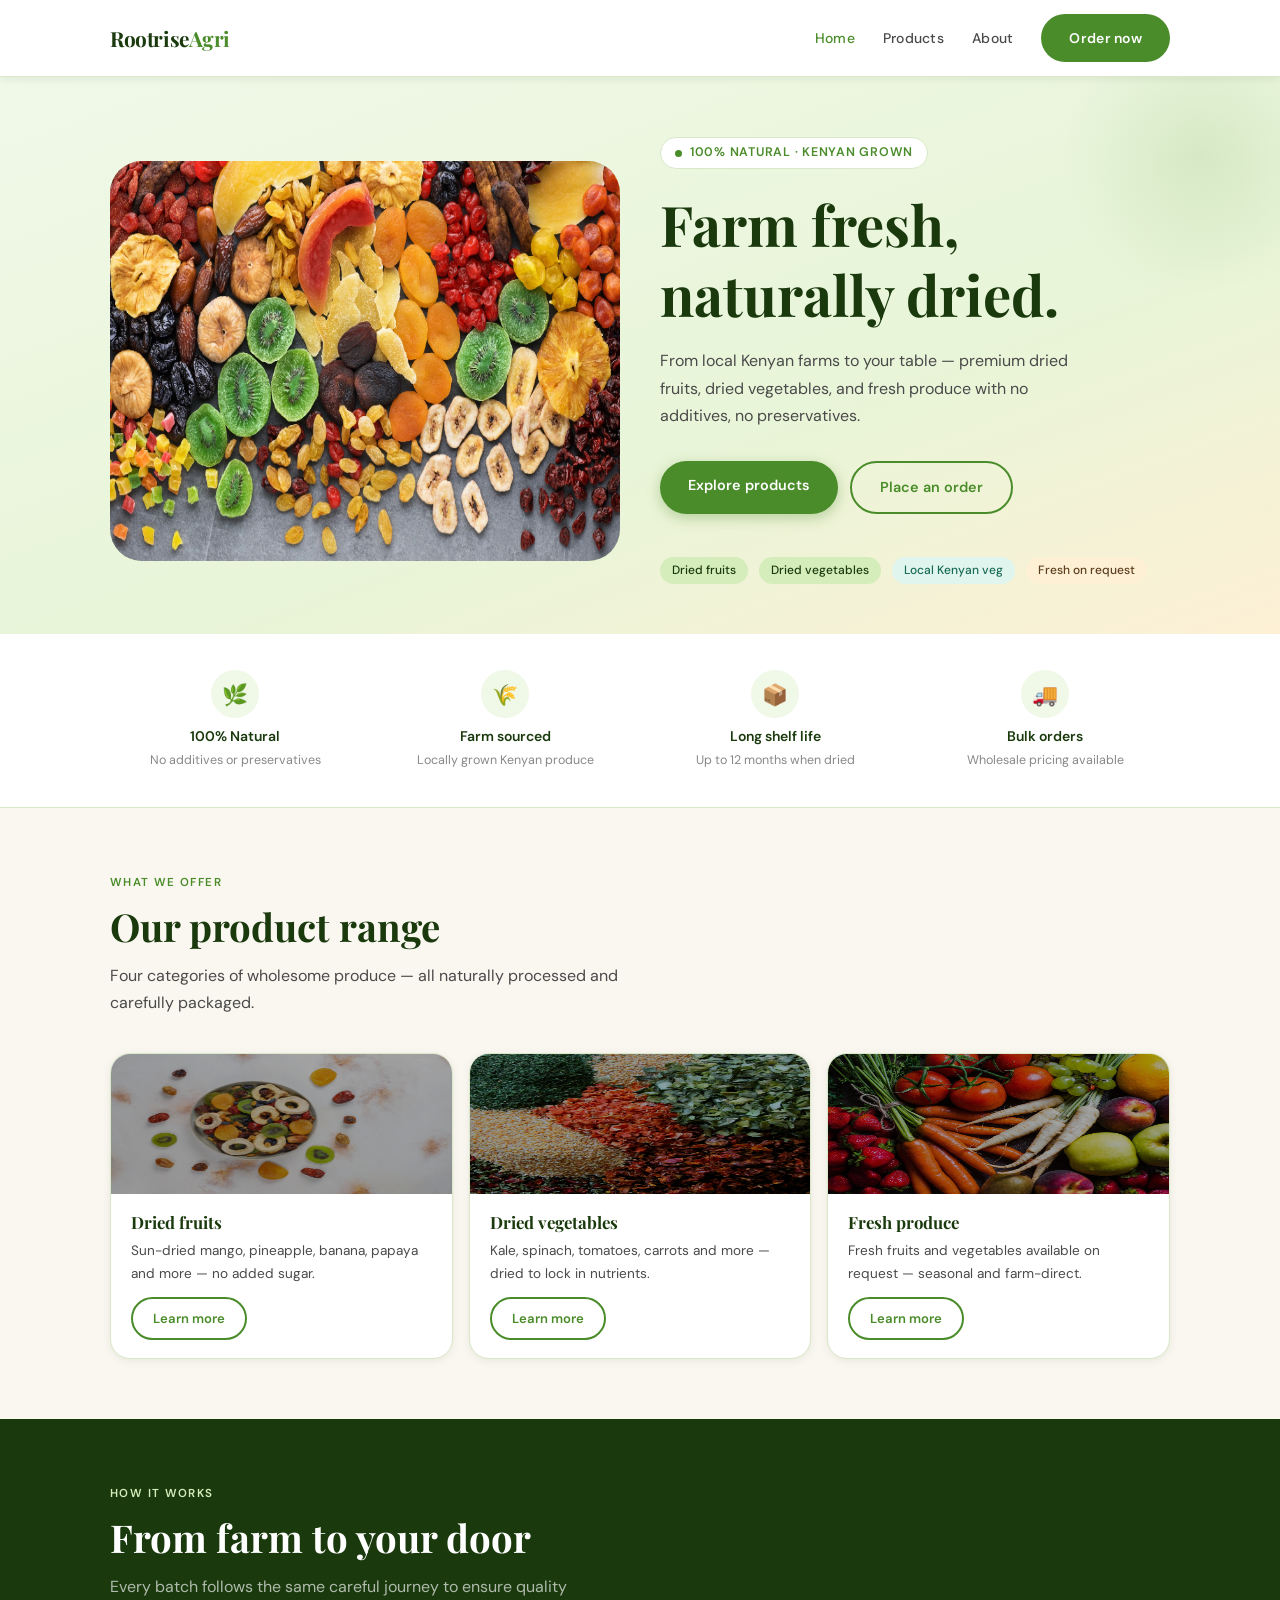
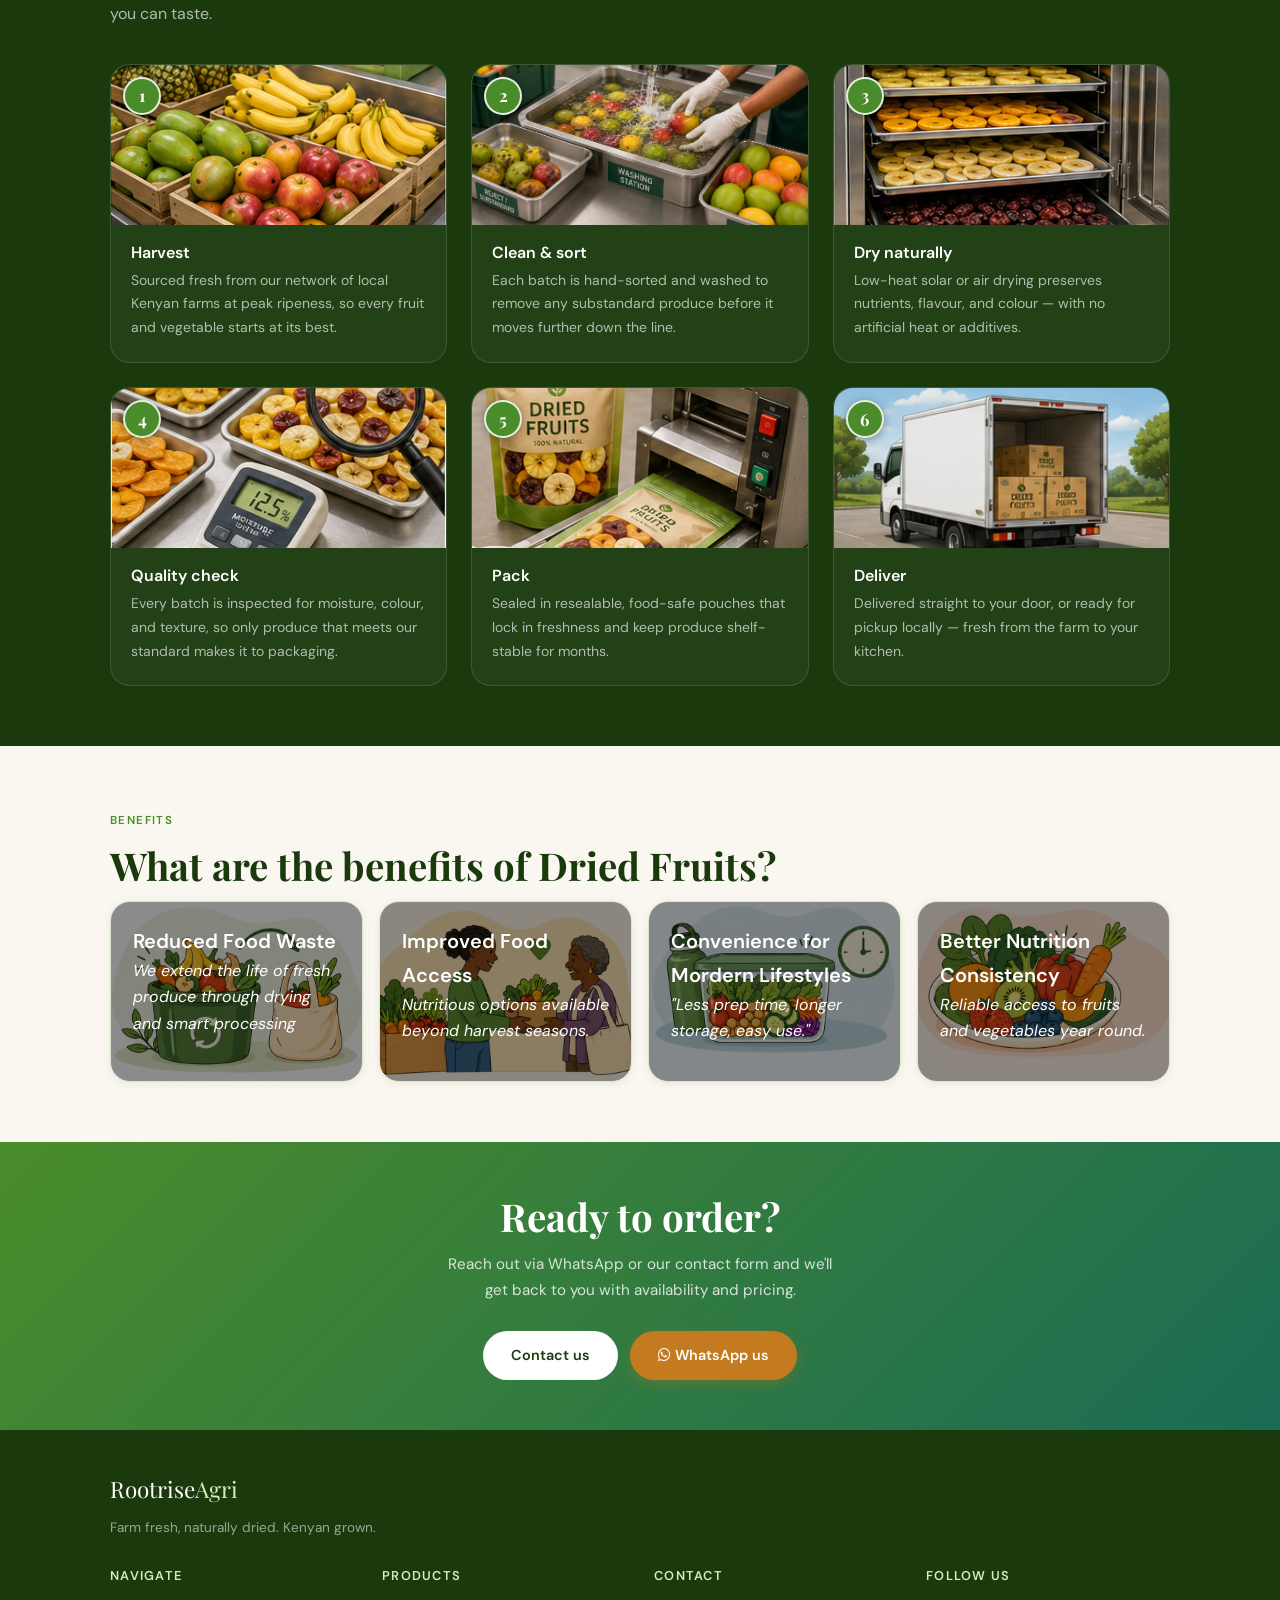
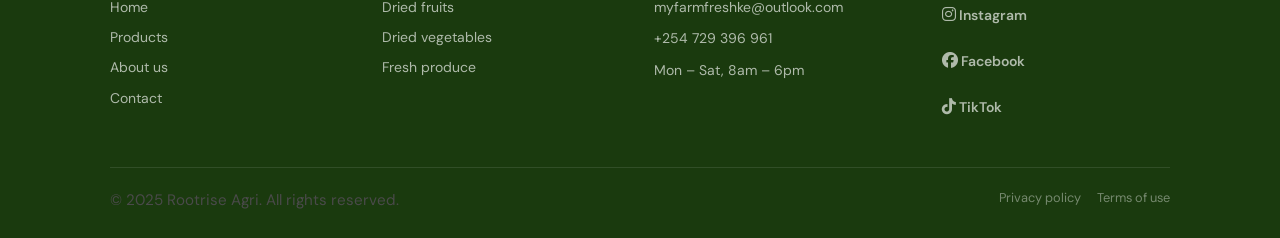
<file: index.html>
<!DOCTYPE html>
<html lang="en">
<head>
  <meta charset="UTF-8" />
  <meta name="viewport" content="width=device-width, initial-scale=1.0" />
  <meta name="description" content="MyFarmFresh — naturally dried fruits, vegetables, and farm-fresh produce sourced from Kenyan farms." />
  <title>Rootrise Agri — Farm Fresh, Naturally Dried</title>
  <link rel="stylesheet" href="style.css" />
<link
  rel="stylesheet"
  href="https://cdnjs.cloudflare.com/ajax/libs/font-awesome/6.5.0/css/all.min.css"
/>
  <style>
    /* ── Page-specific styles ── */

    /* Hero */
    .hero {
      background: linear-gradient(160deg, var(--green-pale) 0%, #e8f5d8 60%, var(--amber-light) 100%);
      padding: 60px 0 50px;
      overflow: hidden;
      position: relative;
    }

    .hero::before {
      content: '';
      position: absolute;
      top: -60px; right: -60px;
      width: 280px; height: 280px;
      background: radial-gradient(circle, rgba(74,140,42,0.12) 0%, transparent 70%);
      border-radius: 50%;
    }

    .hero-content { position: relative; z-index: 1; }

    .hero-eyebrow {
      display: inline-flex;
      align-items: center;
      gap: 8px;
      background: var(--white);
      border: 1px solid var(--border);
      border-radius: 20px;
      padding: 5px 14px;
      font-size: 0.78rem;
      font-weight: 600;
      letter-spacing: 0.06em;
      color: var(--green-soft);
      text-transform: uppercase;
      margin-bottom: 20px;
    }

    .hero-eyebrow::before {
      content: '';
      width: 7px; height: 7px;
      background: var(--green-soft);
      border-radius: 50%;
    }

    .hero h1 { margin-bottom: 18px; }

    .hero-sub {
      font-size: 1rem;
      color: var(--text-mid);
      max-width: 440px;
      margin-bottom: 32px;
    }

    .hero-actions { display: flex; flex-wrap: wrap; gap: 12px; margin-bottom: 40px; }

    .hero-image {
      width: 100%;
      height: 340px;
      background: linear-gradient(135deg, var(--green-light), #c8e89a);
      border-radius: var(--radius-xl);
      display: flex;
      align-items: center;
      justify-content: center;
      font-size: 0.85rem;
      color: var(--green-soft);
      font-weight: 500;
    }

    /* Value strip */
    .value-strip { background: var(--white); padding: 36px 0; border-bottom: 1px solid var(--border); }

    .value-grid {
      display: grid;
      grid-template-columns: repeat(2, 1fr);
      gap: 20px;
    }

    .value-item { text-align: center; }

    .value-icon {
      width: 48px; height: 48px;
      background: var(--green-pale);
      border-radius: 50%;
      display: flex;
      align-items: center;
      justify-content: center;
      margin: 0 auto 10px;
      font-size: 1.3rem;
    }

    .value-item h4 { font-family: var(--font-body); font-size: 0.875rem; font-weight: 600; color: var(--green-dark); margin-bottom: 4px; }
    .value-item p  { font-size: 0.78rem; color: var(--text-light); }

    /* Categories */
    .categories-grid {
      display: grid;
      grid-template-columns: 1fr;
      gap: 16px;
    }

    .cat-card {
      background: var(--white);
      border: 1px solid var(--border);
      border-radius: var(--radius-lg);
      overflow: hidden;
      box-shadow: var(--shadow-sm);
      transition: box-shadow 0.2s, transform 0.2s;
    }

    .cat-card:hover { box-shadow: var(--shadow-md); transform: translateY(-2px); }

    .cat-img {
      height: 140px;
      width: 100%;
      display: flex;
      object-fit: fill;
      align-items: center;
      justify-content: center;
      font-size: 0.8rem;
      font-weight: 500;
      color: var(--green-soft);
      filter: brightness(0.8)
    }

    .cat-img.fruits   { background: linear-gradient(135deg, var(--amber-light), #ffe5a0); }
    .cat-img.veg      { background: linear-gradient(135deg, var(--green-light), #c8e89a); }
    .cat-img.local    { background: linear-gradient(135deg, var(--teal-light), #b8eddf); }
    .cat-img.fresh    { background: linear-gradient(135deg, #f0fce8, var(--green-light)); }

    .cat-body { padding: 18px 20px; }
    .cat-body h3 { margin-bottom: 6px; font-size: 1.05rem; }
    .cat-body p  { font-size: 0.85rem; margin-bottom: 12px; }

    /* Process */
    .process { background: var(--green-dark); color: var(--white); }
    .process .section-label { color: var(--green-light); }
    .process .section-title { color: var(--white); }
    .process .section-subtitle { color: rgba(255,255,255,0.65); max-width: 460px; }



    .process-steps {
      display: grid;
      grid-template-columns: 1fr;
      gap: 24px;
    }

    .process-step {
      background: rgba(255,255,255,0.04);
      border: 1px solid rgba(255,255,255,0.12);
      border-radius: var(--radius-lg);
      overflow: hidden;
      display: flex;
      flex-direction: column;
      transition: transform 0.2s, box-shadow 0.2s, background 0.2s;
    }

    .process-step:hover {
      transform: translateY(-3px);
      background: rgba(255,255,255,0.07);
    }

    .step-img-wrap {
      position: relative;
      width: 100%;
      height: 160px;
    }

    .step-img-wrap img {
      width: 100%;
      height: 100%;
      object-fit: cover;
      display: block;
    }

    .step-num {
      position: absolute;
      top: 12px;
      left: 12px;
      min-width: 38px; height: 38px;
      background: var(--green-soft);
      border: 2px solid rgba(255,255,255,0.85);
      border-radius: 50%;
      display: flex;
      align-items: center;
      justify-content: center;
      font-family: var(--font-display);
      font-size: 1.05rem;
      font-weight: 700;
      color: var(--white);
      box-shadow: 0 2px 10px rgba(0,0,0,0.35);
      z-index: 2;
    }

    .step-text { padding: 18px 20px 22px; }
    .step-text h4 { color: var(--white); font-family: var(--font-body); font-weight: 600; margin-bottom: 6px; font-size: 1rem; }
    .step-text p  { color: rgba(255,255,255,0.65); font-size: 0.875rem; }

    

   

    /* BENEFITS */
    .benefits { background: var(--cream); }

    .benefits-grid {
      display: grid;
      grid-template-columns: 1fr;
      gap: 16px;
    }

    .benefits-card {
      background-size: cover;
      background-position: center;
      border: 1px solid var(--border);
      border-radius: var(--radius-lg);
      padding: 22px;
      box-shadow: var(--shadow-sm);
    }
    

    .benefits-card-1 { padding: 22px; box-shadow: var(--shadow-sm); border: 1px solid var(--border); border-radius: var(--radius-lg); background: linear-gradient(rgba(0,0,0,0.45), rgba(0,0,0,0.45)), url('images/Foodwaste.webp') center/cover;}
    .benefits-card-2 { padding: 22px; box-shadow: var(--shadow-sm); border: 1px solid var(--border); border-radius: var(--radius-lg); background: linear-gradient(rgba(0,0,0,0.45), rgba(0,0,0,0.45)), url('images/Foodaccess.webp') center/cover;}
    .benefits-card-3 { padding: 22px; box-shadow: var(--shadow-sm); border: 1px solid var(--border); border-radius: var(--radius-lg); background: linear-gradient(rgba(0,0,0,0.45), rgba(0,0,0,0.45)), url('images/Convenient.webp') center/cover;}
    .benefits-card-4 { padding: 22px; box-shadow: var(--shadow-sm); border: 1px solid var(--border); border-radius: var(--radius-lg); background: linear-gradient(rgba(0,0,0,0.45), rgba(0,0,0,0.45)), url('images/Nutrition.webp') center/cover;}

    .benefits-quote { 
      font-size: 1.0rem; 
      color: var(--white); 
      font-style: italic; 
      margin-bottom: 14px; 
      line-height: 1.65; 
      object-fit: fill;
      
    }
    
    .benefits-name  { font-size: 1.25rem; font-weight: 600; color: var(--white); }
    .benefits-role  { font-size: 0.75rem; color: var(--white); }

    
    

    /* CTA Banner */
    .cta-banner {
      background: linear-gradient(135deg, var(--green-soft) 0%, var(--teal) 100%);
      padding: 50px 0;
      text-align: center;
    }

    .cta-banner h2 { color: var(--white); margin-bottom: 12px; }
    .cta-banner p  { color: rgba(255,255,255,0.8); margin-bottom: 28px; max-width: 400px; margin-left: auto; margin-right: auto; }

    /* Responsive */
    @media (min-width: 480px) {
      .value-grid { grid-template-columns: repeat(4, 1fr); }
    }

    @media (min-width: 640px) {
      .categories-grid { grid-template-columns: repeat(2, 1fr); }
      .process-steps   { grid-template-columns: repeat(2, 1fr); }
      .testi-grid      { grid-template-columns: repeat(2, 1fr); }
      .benefits-grid      { grid-template-columns: repeat(2, 1fr); }
    }

    @media (min-width: 900px) {
      .hero-layout {
        display: grid;
        grid-template-columns: 1fr 1fr;
        gap: 40px;
        align-items: center;
      }
      .hero-image { height: 400px; }
      .categories-grid { grid-template-columns: repeat(3, 1fr); }
      .process-steps   { grid-template-columns: repeat(3, 1fr); }
      .testi-grid      { grid-template-columns: repeat(3, 1fr); }
      .benefits-grid      { grid-template-columns: repeat(4, 1fr); }

    }
  </style>
</head>
<body>
  <!-- ═══ PAGE LOADER ═══ -->
  <div id="loader">
  <div class="loader-inner">
    <p class="loader-logo">Rootrise<span>Agri</span></p>
    <div class="loader-bar">
      <div class="loader-progress"></div>
    </div>
  </div>
</div>

  <!-- ═══ NAVIGATION ═══ -->
  <nav>
    <div class="nav-inner">
      <a href="index.html" class="nav-logo">Rootrise<span>Agri</span></a>
      <ul class="nav-links">
        <li><a href="index.html" class="active">Home</a></li>
        <li><a href="products.html">Products</a></li>
        <li><a href="about.html">About</a></li>
        <li><a href="contact.html" class="nav-cta btn">Order now</a></li>
      </ul>
      <button class="nav-hamburger" onclick="toggleMenu()" aria-label="Toggle menu">
        <span></span><span></span><span></span>
      </button>
    </div>
    <nav class="nav-mobile-menu" id="mobileMenu">
      <a href="index.html" class="active">Home</a>
      <a href="products.html">Products</a>
      <a href="about.html">About us</a>
      <a href="contact.html">Order / Contact</a>
    </nav>
  </nav>

  <!-- ═══ HERO ═══ -->
  <section class="hero">
    <div class="container">
      <div class="hero-layout">
        <div class="hero-image fade-up fade-up-delay-2">
          <img class="hero-image" src="images/assorteddriedproduce.webp" alt="Assorted dried fruits and vegetables">
        </div>
        <div class="hero-content fade-up">
          <div class="hero-eyebrow">100% Natural · Kenyan Grown</div>
          <h1>Farm fresh,<br>naturally dried.</h1>
          <p class="hero-sub">From local Kenyan farms to your table — premium dried fruits, dried vegetables, and fresh produce with no additives, no preservatives.</p>
          <div class="hero-actions">
            <a href="products.html" class="btn btn-primary">Explore products</a>
            <a href="contact.html" class="btn btn-outline">Place an order</a>
          </div>
          <div style="display:flex; flex-wrap:wrap; gap:8px;">
            <span class="tag tag-green">Dried fruits</span>
            <span class="tag tag-green">Dried vegetables</span>
            <span class="tag tag-teal">Local Kenyan veg</span>
            <span class="tag tag-amber">Fresh on request</span>
          </div>
        </div>
        
      </div>
    </div>
  </section>

  <!-- ═══ VALUE STRIP ═══ -->
  <div class="value-strip">
    <div class="container">
      <div class="value-grid">
        <div class="value-item">
          <div class="value-icon">🌿</div>
          <h4>100% Natural</h4>
          <p>No additives or preservatives</p>
        </div>
        <div class="value-item">
          <div class="value-icon">🌾</div>
          <h4>Farm sourced</h4>
          <p>Locally grown Kenyan produce</p>
        </div>
        <div class="value-item">
          <div class="value-icon">📦</div>
          <h4>Long shelf life</h4>
          <p>Up to 12 months when dried</p>
        </div>
        <div class="value-item">
          <div class="value-icon">🚚</div>
          <h4>Bulk orders</h4>
          <p>Wholesale pricing available</p>
        </div>
      </div>
    </div>
  </div>

  <!-- ═══ PRODUCT CATEGORIES ═══ -->
  <section>
    <div class="container">
      <span class="section-label">What we offer</span>
      <h2 class="section-title">Our product range</h2>
      <p class="section-subtitle">Four categories of wholesome produce — all naturally processed and carefully packaged.</p>

      <div class="categories-grid">
        <div class="cat-card">
          <div class="cat-img fruits">
            <img class="cat-img" src="images/driedfruits.webp" alt="Dried fruits">
          </div>
          <div class="cat-body">
            <h3>Dried fruits</h3>
            <p>Sun-dried mango, pineapple, banana, papaya and more — no added sugar.</p>
            <a href="products.html#dried-fruits" class="btn btn-outline" style="padding:9px 20px; font-size:0.82rem;">Learn more</a>
          </div>
        </div>

        <div class="cat-card">
          <div class="cat-img veg">
            <img class="cat-img" src="images/dried-vegetables.webp" alt="Dried vegetables">
          </div>
          <div class="cat-body">
            <h3>Dried vegetables</h3>
            <p>Kale, spinach, tomatoes, carrots and more — dried to lock in nutrients.</p>
            <a href="products.html#dried-veg" class="btn btn-outline" style="padding:9px 20px; font-size:0.82rem;">Learn more</a>
          </div>
        </div>

        <div class="cat-card">
          <div class="cat-img fresh">
            <img class="cat-img" src="images/fresh-amp-colorful-fruits-and-vegetables.webp" alt="Fresh produce">
          </div>
          <div class="cat-body">
            <h3>Fresh produce</h3>
            <p>Fresh fruits and vegetables available on request — seasonal and farm-direct.</p>
            <a href="products.html#fresh" class="btn btn-outline" style="padding:9px 20px; font-size:0.82rem;">Learn more</a>
          </div>
        </div>
      </div>
    </div>
  </section>

  <!-- ═══ OUR PROCESS ═══ -->
  <section class="process">
    <div class="container">
      <span class="section-label">How it works</span>
      <h2 class="section-title">From farm to your door</h2>
      <p class="section-subtitle">Every batch follows the same careful journey to ensure quality you can taste.</p>

      
      <div class="process-steps">
        <div class="process-step">
          <div class="step-img-wrap">
            <div class="step-num">1</div>
            <img src="images/Step1.webp" alt="Harvesting fresh produce on a Kenyan farm">
          </div>
          <div class="step-text">
            <h4>Harvest</h4>
            <p>Sourced fresh from our network of local Kenyan farms at peak ripeness, so every fruit and vegetable starts at its best.</p>
          </div>
        </div>
        <div class="process-step">
          <div class="step-img-wrap">
            <div class="step-num">2</div>
            <img src="images/Step2.webp" alt="Hand-sorting and washing harvested produce">
          </div>
          <div class="step-text">
            <h4>Clean & sort</h4>
            <p>Each batch is hand-sorted and washed to remove any substandard produce before it moves further down the line.</p>
          </div>
        </div>
        <div class="process-step">
          <div class="step-img-wrap">
            <div class="step-num">3</div>
            <img src="images/Step3.webp" alt="Produce drying naturally in the sun">
          </div>
          <div class="step-text">
            <h4>Dry naturally</h4>
            <p>Low-heat solar or air drying preserves nutrients, flavour, and colour — with no artificial heat or additives.</p>
          </div>
        </div>
        <div class="process-step">
          <div class="step-img-wrap">
            <div class="step-num">4</div>
            <img src="images/Step4.webp" alt="Quality checking dried produce">
          </div>
          <div class="step-text">
            <h4>Quality check</h4>
            <p>Every batch is inspected for moisture, colour, and texture, so only produce that meets our standard makes it to packaging.</p>
          </div>
        </div>
        <div class="process-step">
          <div class="step-img-wrap">
            <div class="step-num">5</div>
            <img src="images/Step5.webp" alt="Packing dried produce into resealable pouches">
          </div>
          <div class="step-text">
            <h4>Pack</h4>
            <p>Sealed in resealable, food-safe pouches that lock in freshness and keep produce shelf-stable for months.</p>
          </div>
        </div>
        <div class="process-step">
          <div class="step-img-wrap">
            <div class="step-num">6</div>
            <img src="images/Step6.webp" alt="Delivering packaged produce to a customer">
          </div>
          <div class="step-text">
            <h4>Deliver</h4>
            <p>Delivered straight to your door, or ready for pickup locally — fresh from the farm to your kitchen.</p>
          </div>
        </div>
      </div>
    </div>
  </section>

  <!-- ═══ BENEFITS ═══ -->
<section class="benefits">
    <div class="container">
      <span class="section-label">Benefits</span>
      <h2 class="section-title">What are the benefits of Dried Fruits?</h2>

      <div class="benefits-grid">
        <div class="benefits-card-1">
           <div>
              <p class="benefits-name">Reduced Food Waste</p>
            </div>
          <p class="benefits-quote">We extend the life of fresh produce through drying and smart processing</p>
           
          </div>

        <div class="benefits-card-2">
          <div>
              <p class="benefits-name">Improved Food Access</p>
            </div>
          <p class="benefits-quote">Nutritious options available beyond harvest seasons.</p>
            
          </div>

        <div class="benefits-card-3">
          <div>
              <p class="benefits-name">Convenience for Mordern Lifestyles</p>
            </div>
          <p class="benefits-quote">"Less prep time, longer storage, easy use."</p>
            
          </div>

        <div class="benefits-card-4">
          <div>
              <p class="benefits-name">Better Nutrition Consistency</p>
            </div>
          <p class="benefits-quote">Reliable access to fruits and vegetables year round.</p>
            
          </div>
      </div>
    </div>
  </section> 
   
  <!-- ═══ CTA BANNER ═══ -->
  <section class="cta-banner">
    <div class="container">
      <h2>Ready to order?</h2>
      <p>Reach out via WhatsApp or our contact form and we'll get back to you with availability and pricing.</p>
      <div style="display:flex; flex-wrap:wrap; gap:12px; justify-content:center;">
        <a href="contact.html" class="btn" style="background:var(--white); color:var(--green-dark);">Contact us</a>
        <a href="https://wa.me/254729396961" class="btn btn-amber"  target="_blank" rel="noopener noreferrer"class="social-link">  <i class="fa-brands fa-whatsapp"></i> WhatsApp us</a>
      </div>
    </div>
  </section>

  <!-- ═══ FOOTER ═══ -->
  <footer>
    <div class="footer-inner">
      <p class="footer-logo">Rootrise<span>Agri</span></p>
      <p class="footer-tagline">Farm fresh, naturally dried. Kenyan grown.</p>

      <div class="footer-cols">
        <div class="footer-col">
          <h4>Navigate</h4>
          <a href="index.html">Home</a>
          <a href="products.html">Products</a>
          <a href="about.html">About us</a>
          <a href="contact.html">Contact</a>
        </div>
        <div class="footer-col">
          <h4>Products</h4>
          <a href="products.html#dried-fruits">Dried fruits</a>
          <a href="products.html#dried-veg">Dried vegetables</a>
          <a href="products.html#fresh">Fresh produce</a>
        </div>
        <div class="footer-col">
          <h4>Contact</h4>
          <p>myfarmfreshke@outlook.com</p>
          <p>+254 729 396 961</p>
          <p>Mon – Sat, 8am – 6pm</p>
        </div>
        <div class="footer-col">
          <h4>Follow us</h4>
          <a href="https://www.instagram.com/myfarmfreshke?igsh=YzljYTk1ODg3Zg==" target="_blank" rel="noopener noreferrer" class="social-link"><i class="fa-brands fa-instagram"></i> Instagram</a>
          <a href="https://www.facebook.com/61578366521483/" target="_blank" rel="noopener noreferrer" class="social-link"><i class="fa-brands fa-facebook"></i> Facebook</a>
          <a href="https://vm.tiktok.com/ZS9NCDxeuoEQo-CWYLX/" target="_blank" rel="noopener noreferrer" class="social-link"><i class="fa-brands fa-tiktok"></i> TikTok</a>
        </div>
      </div>

      <div class="footer-bottom">
        <p>© 2025 Rootrise Agri. All rights reserved.</p>
        <div class="footer-bottom-links">
          <a href="#">Privacy policy</a>
          <a href="#">Terms of use</a>
        </div>
      </div>
    </div>
  </footer>

  <script>
    function toggleMenu() {
      document.getElementById('mobileMenu').classList.toggle('open');
    }
  </script>
 <!-- ═══ LOADER JS ═══ --> 
<script>
  window.addEventListener('load', function () {
    var loader = document.getElementById('loader');
    loader.classList.add('hidden');
    setTimeout(function () { loader.remove(); }, 450);
  });
</script>
</body>
</html>
</file>
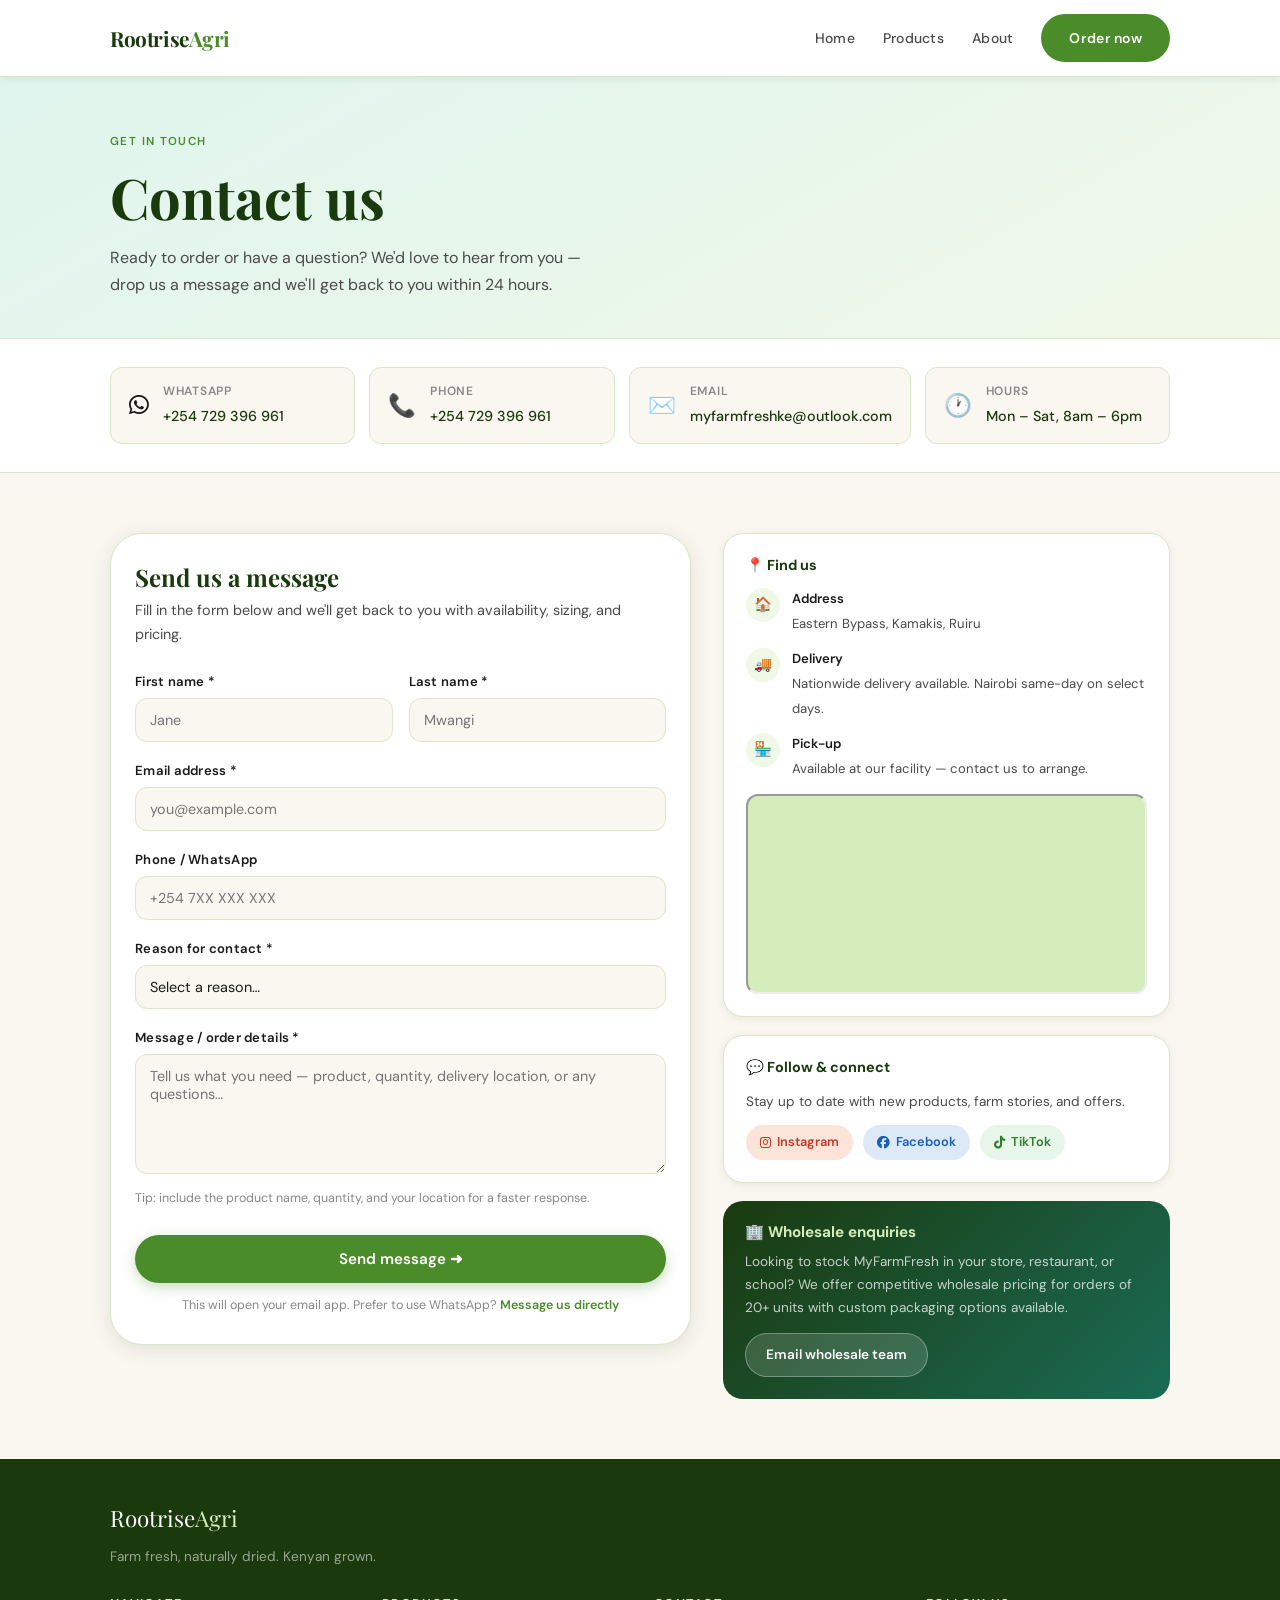
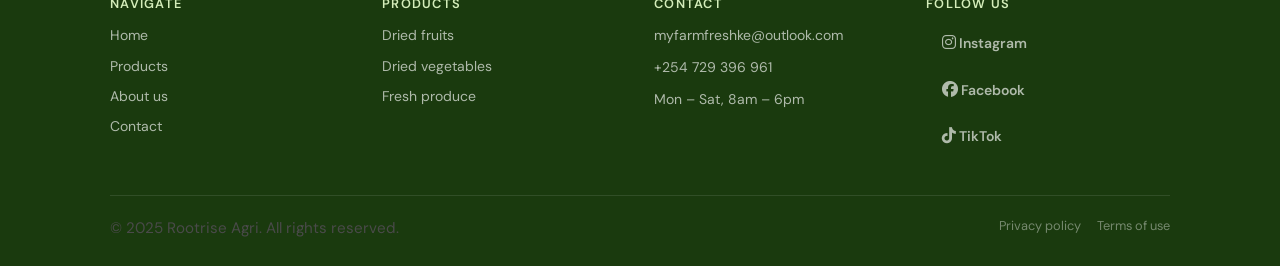
<file: contact.html>
<!DOCTYPE html>
<html lang="en">
<head>
  <meta charset="UTF-8" />
  <meta name="viewport" content="width=device-width, initial-scale=1.0" />
  <meta name="description" content="Contact Rootrise Agri — place an order, ask a question, or enquire about wholesale." />
  <title>Contact Us — Rootrise Agri</title>
  <link rel="stylesheet" href="style.css" />
  <link
  rel="stylesheet"
  href="https://cdnjs.cloudflare.com/ajax/libs/font-awesome/6.5.0/css/all.min.css"
  />
  <style>
    /* ── Page hero ── */
    .page-hero {
      background: linear-gradient(150deg, var(--teal-light) 0%, var(--green-pale) 100%);
      padding: 50px 0 40px;
      border-bottom: 1px solid var(--border);
    }

    .page-hero h1 { margin-bottom: 12px; }
    .page-hero p  { max-width: 500px; font-size: 1rem; }

    /* ── Quick contact strip ── */
    .quick-contacts {
      background: var(--white);
      border-bottom: 1px solid var(--border);
      padding: 28px 0;
    }

    .quick-grid {
      display: grid;
      grid-template-columns: 1fr;
      gap: 14px;
    }

    .quick-item {
      display: flex;
      align-items: center;
      gap: 14px;
      background: var(--cream);
      border: 1px solid var(--border);
      border-radius: var(--radius-md);
      padding: 14px 18px;
      text-decoration: none;
      transition: all 0.2s;
    }

    .quick-item:hover {
      background: var(--green-pale);
      border-color: var(--green-soft);
      transform: translateY(-1px);
      box-shadow: var(--shadow-sm);
    }

    .quick-icon {
      font-size: 1.4rem;
      flex-shrink: 0;
    }

    .quick-label {
      font-size: 0.75rem;
      font-weight: 600;
      letter-spacing: 0.06em;
      text-transform: uppercase;
      color: var(--text-light);
      display: block;
      margin-bottom: 2px;
    }

    .quick-value {
      font-size: 0.9rem;
      font-weight: 500;
      color: var(--green-dark);
    }

    /* ── Main content ── */
    .contact-layout {
      display: grid;
      grid-template-columns: 1fr;
      gap: 32px;
      align-items: start;
    }

    /* ── Contact form ── */
    .form-card {
      background: var(--white);
      border: 1px solid var(--border);
      border-radius: var(--radius-xl);
      padding: 28px 24px;
      box-shadow: var(--shadow-md);
    }

    .form-card h2 { margin-bottom: 6px; font-size: 1.5rem; }
    .form-card > p { margin-bottom: 24px; font-size: 0.9rem; }

    .form-group { margin-bottom: 18px; }

    .form-group label {
      display: block;
      font-size: 0.82rem;
      font-weight: 600;
      color: var(--text-dark);
      margin-bottom: 6px;
      letter-spacing: 0.02em;
    }

    .form-group input,
    .form-group select,
    .form-group textarea {
      width: 100%;
      padding: 12px 14px;
      border: 1.5px solid var(--border);
      border-radius: var(--radius-md);
      font-family: var(--font-body);
      font-size: 0.9rem;
      color: var(--text-dark);
      background: var(--cream);
      transition: border-color 0.2s, box-shadow 0.2s;
      outline: none;
      -webkit-appearance: none;
    }

    .form-group input:focus,
    .form-group select:focus,
    .form-group textarea:focus {
      border-color: var(--green-soft);
      box-shadow: 0 0 0 3px rgba(74,140,42,0.12);
      background: var(--white);
    }

    .form-group textarea { height: 120px; resize: vertical; }

    .form-row {
      display: grid;
      grid-template-columns: 1fr;
      gap: 16px;
    }

    .form-note {
      font-size: 0.78rem;
      color: var(--text-light);
      margin-top: 6px;
    }

    .submit-btn {
      width: 100%;
      padding: 14px;
      background: var(--green-soft);
      color: var(--white);
      border: none;
      border-radius: var(--radius-xl);
      font-family: var(--font-body);
      font-size: 0.95rem;
      font-weight: 600;
      cursor: pointer;
      transition: all 0.2s;
      margin-top: 8px;
      box-shadow: 0 4px 14px rgba(74,140,42,0.3);
    }

    .submit-btn:hover {
      background: var(--green-mid);
      transform: translateY(-1px);
      box-shadow: 0 6px 20px rgba(74,140,42,0.35);
    }

    /* ── Sidebar info ── */
    .contact-sidebar { display: flex; flex-direction: column; gap: 18px; }

    .info-card {
      background: var(--white);
      border: 1px solid var(--border);
      border-radius: var(--radius-lg);
      padding: 22px;
      box-shadow: var(--shadow-sm);
    }

    .info-card h3 {
      font-family: var(--font-body);
      font-size: 0.9rem;
      font-weight: 700;
      color: var(--green-dark);
      margin-bottom: 14px;
      display: flex;
      align-items: center;
      gap: 8px;
    }

    .info-row {
      display: flex;
      gap: 12px;
      align-items: flex-start;
      margin-bottom: 12px;
    }

    .info-row:last-child { margin-bottom: 0; }

    .info-row-icon {
      width: 34px; height: 34px;
      border-radius: 50%;
      display: flex;
      align-items: center;
      justify-content: center;
      font-size: 0.9rem;
      flex-shrink: 0;
      background: var(--green-pale);
    }

    .info-row-text strong {
      display: block;
      font-size: 0.82rem;
      font-weight: 600;
      color: var(--text-dark);
      margin-bottom: 1px;
    }

    .info-row-text span {
      font-size: 0.82rem;
      color: var(--text-mid);
    }

    .social-links {
      display: flex;
      gap: 10px;
      flex-wrap: wrap;
      margin-top: 4px;
    }

    .social-btn {
      display: inline-flex;
      align-items: center;
      gap: 6px;
      padding: 7px 14px;
      border-radius: 20px;
      font-size: 0.8rem;
      font-weight: 600;
      transition: all 0.2s;
    }

    .social-btn.ig { background: #fce4d8; color: #c0392b; }
    .social-btn.fb { background: #dde9f7; color: #1a5eb8; }
    .social-btn.tt { background: #e8f5e9; color: #2e7d32; }

    .social-btn:hover { opacity: 0.85; transform: translateY(-1px); }

    /* Wholesale highlight card */
    .wholesale-card {
      background: linear-gradient(135deg, var(--green-dark) 0%, var(--teal) 100%);
      border-radius: var(--radius-lg);
      padding: 22px;
      color: var(--white);
    }

    .wholesale-card h3 {
      font-family: var(--font-body);
      font-size: 0.95rem;
      font-weight: 700;
      color: var(--green-light);
      margin-bottom: 8px;
    }

    .wholesale-card p { color: rgba(255,255,255,0.75); font-size: 0.85rem; margin-bottom: 14px; }

    /* Map placeholder */
    .map-placeholder {
      width: 100%;
      height: 200px;
      background: var(--green-light);
      border-radius: var(--radius-md);
      display: flex;
      align-items: center;
      justify-content: center;
      font-size: 0.82rem;
      color: var(--green-soft);
      font-weight: 500;
      margin-top: 14px;
    }
    .map-placeholder iframe {
    position: relative;
    width: 100%;
    height: 100%;
    border-radius: var(--radius-md);
  }

    /* Success message */
    .form-success {
      display: none;
      background: var(--green-pale);
      border: 1px solid var(--green-light);
      border-radius: var(--radius-md);
      padding: 14px 18px;
      font-size: 0.875rem;
      color: var(--green-dark);
      margin-top: 14px;
      text-align: center;
    }

    /* Responsive */
    @media (min-width: 480px) {
      .quick-grid   { grid-template-columns: repeat(2, 1fr); }
      .form-row     { grid-template-columns: repeat(2, 1fr); }
    }

    @media (min-width: 900px) {
      .contact-layout { grid-template-columns: 1.3fr 1fr; }
      .quick-grid     { grid-template-columns: repeat(4, 1fr); }
    }
  </style>
</head>
<body>
  <!-- ═══ PAGE LOADER ═══ -->
  <div id="loader">
  <div class="loader-inner">
    <p class="loader-logo">Rootrise<span>Agri</span></p>
    <div class="loader-bar">
      <div class="loader-progress"></div>
    </div>
  </div>
</div>


  <!-- ═══ NAVIGATION ═══ -->
  <nav>
    <div class="nav-inner">
      <a href="index.html" class="nav-logo">Rootrise<span>Agri</span></a>
      <ul class="nav-links">
        <li><a href="index.html">Home</a></li>
        <li><a href="products.html">Products</a></li>
        <li><a href="about.html">About</a></li>
        <li><a href="contact.html" class="nav-cta btn active">Order now</a></li>
      </ul>
      <button class="nav-hamburger" onclick="toggleMenu()" aria-label="Toggle menu">
        <span></span><span></span><span></span>
      </button>
    </div>
    <nav class="nav-mobile-menu" id="mobileMenu">
      <a href="index.html">Home</a>
      <a href="products.html">Products</a>
      <a href="about.html">About us</a>
      <a href="contact.html" class="active">Order / Contact</a>
    </nav>
  </nav>

  <!-- ═══ PAGE HERO ═══ -->
  <div class="page-hero">
    <div class="container">
      <span class="section-label">Get in touch</span>
      <h1>Contact us</h1>
      <p>Ready to order or have a question? We'd love to hear from you — drop us a message and we'll get back to you within 24 hours.</p>
    </div>
  </div>

  <!-- ═══ QUICK CONTACT STRIP ═══ -->
  <div class="quick-contacts">
    <div class="container">
      <div class="quick-grid">
        <a href="https://wa.me/254729396961" class="quick-item"  target="_blank" rel="noopener noreferrer">
          <span class="quick-icon"><i class="fa-brands fa-whatsapp"></i></span>
          <div>
            <span class="quick-label">WhatsApp</span>
            <span class="quick-value">+254 729 396 961</span>
          </div>
        </a>
        <a href="tel:+254710000000" class="quick-item">
          <span class="quick-icon">📞</span>
          <div>
            <span class="quick-label">Phone</span>
            <span class="quick-value">+254 729 396 961</span>
          </div>
        </a>
        <a href="mailto:myfarmfreshke@outlook.com" class="quick-item"  target="_blank" rel="noopener noreferrer">
          <span class="quick-icon">✉️</span>
          <div>
            <span class="quick-label">Email</span>
            <span class="quick-value">myfarmfreshke@outlook.com</span>
          </div>
        </a>
        <div class="quick-item" style="cursor:default;">
          <span class="quick-icon">🕐</span>
          <div>
            <span class="quick-label">Hours</span>
            <span class="quick-value">Mon – Sat, 8am – 6pm</span>
          </div>
        </div>
      </div>
    </div>
  </div>

  <!-- ═══ MAIN CONTACT SECTION ═══ -->
  <section>
    <div class="container">
      <div class="contact-layout">

        <!-- FORM -->
        <div class="form-card fade-up">
          <h2>Send us a message</h2>
          <p>Fill in the form below and we'll get back to you with availability, sizing, and pricing.</p>

          <!-- 
            NOTE: This is a static site — this form uses mailto: action.
            For a real form backend, replace action with a service.
            
          -->
          <form action="mailto:myfarmfreshke@outlook.com" method="post" enctype="text/plain" id="contactForm">

            <div class="form-row">
              <div class="form-group">
                <label for="fname">First name *</label>
                <input type="text" id="fname" name="first_name" placeholder="Jane" required />
              </div>
              <div class="form-group">
                <label for="lname">Last name *</label>
                <input type="text" id="lname" name="last_name" placeholder="Mwangi" required />
              </div>
            </div>

            <div class="form-group">
              <label for="email">Email address *</label>
              <input type="email" id="email" name="email" placeholder="you@example.com" required />
            </div>

            <div class="form-group">
              <label for="phone">Phone / WhatsApp</label>
              <input type="tel" id="phone" name="phone" placeholder="+254 7XX XXX XXX" />
            </div>

            <div class="form-group">
              <label for="reason">Reason for contact *</label>
              <select id="reason" name="reason" required>
                <option value="" disabled selected>Select a reason…</option>
                <option value="order">Place an order</option>
                <option value="wholesale">Wholesale / bulk enquiry</option>
                <option value="fresh">Fresh produce availability</option>
                <option value="question">General question</option>
                <option value="other">Other</option>
              </select>
            </div>

            <div class="form-group">
              <label for="message">Message / order details *</label>
              <textarea id="message" name="message" placeholder="Tell us what you need — product, quantity, delivery location, or any questions…" required></textarea>
              <p class="form-note">Tip: include the product name, quantity, and your location for a faster response.</p>
            </div>

            <button type="submit" class="submit-btn">Send message ➜</button>

            <p class="form-note" style="text-align:center; margin-top:12px;">
              This will open your email app. Prefer to use WhatsApp?
              <a href="https://wa.me/254729396961" style="color:var(--green-soft); font-weight:600;"  target="_blank" rel="noopener noreferrer">Message us directly</a>
            </p>
          </form>
        </div>

        <!-- SIDEBAR -->
        <div class="contact-sidebar">

          <div class="info-card">
            <h3>📍 Find us</h3>
            <div class="info-row">
              <div class="info-row-icon">🏠</div>
              <div class="info-row-text">
                <strong>Address</strong>
                <span>Eastern Bypass, Kamakis, Ruiru</span>
              </div>
            </div>
            <div class="info-row">
              <div class="info-row-icon">🚚</div>
              <div class="info-row-text">
                <strong>Delivery</strong>
                <span>Nationwide delivery available. Nairobi same-day on select days.</span>
              </div>
            </div>
            <div class="info-row">
              <div class="info-row-icon">🏪</div>
              <div class="info-row-text">
                <strong>Pick-up</strong>
                <span>Available at our facility — contact us to arrange.</span>
              </div>
            </div>
            <!-- Replace with an actual Google Maps embed -->
            <div class="map-placeholder">
               <iframe src="https://www.google.com/maps/embed?pb=!1m18!1m12!1m3!1d3988.984488811796!2d36.972246774248646!3d-1.1714069355098473!2m3!1f0!2f0!3f0!3m2!1i1024!2i768!4f13.1!3m3!1m2!1s0x182f41f51e83c39d%3A0x1ca498dc5ba5e16f!2sRootRise%20Agri!5e0!3m2!1sen!2ske!4v1779443678417!5m2!1sen!2ske" allowfullscreen="no" loading="lazy" referrerpolicy="no-referrer-when-downgrade"></iframe>
              </div>
          </div>

          <div class="info-card">
            <h3>💬 Follow &amp; connect</h3>
            <p style="font-size:0.85rem; margin-bottom:12px;">Stay up to date with new products, farm stories, and offers.</p>
            <div class="social-links">
              <a href="https://www.instagram.com/myfarmfreshke?igsh=YzljYTk1ODg3Zg==" class="social-btn ig"  target="_blank" rel="noopener noreferrer"><i class="fa-brands fa-instagram"></i> Instagram</a>
              <a href="https://www.facebook.com/61578366521483/" class="social-btn fb"  target="_blank" rel="noopener noreferrer"><i class="fa-brands fa-facebook"></i> Facebook</a>
              <a href="https://vm.tiktok.com/ZS9NCDxeuoEQo-CWYLX/" class="social-btn tt"  target="_blank" rel="noopener noreferrer"><i class="fa-brands fa-tiktok"></i> TikTok</a>
            </div>
          </div>

          <div class="wholesale-card">
            <h3>🏢 Wholesale enquiries</h3>
            <p>Looking to stock MyFarmFresh in your store, restaurant, or school? We offer competitive wholesale pricing for orders of 20+ units with custom packaging options available.</p>
            <a href="mailto:myfarmfreshke@outlook.com"  target="_blank" rel="noopener noreferrer" class="btn" style="background:rgba(255,255,255,0.15); color:var(--white); border:1px solid rgba(255,255,255,0.3); padding:10px 20px; font-size:0.85rem;">Email wholesale team</a>
          </div>

        </div>

      </div>
    </div>
  </section>

  <!-- ═══ FOOTER ═══ -->
  <footer>
    <div class="footer-inner">
      <p class="footer-logo">Rootrise<span>Agri</span></p>
      <p class="footer-tagline">Farm fresh, naturally dried. Kenyan grown.</p>

      <div class="footer-cols">
        <div class="footer-col">
          <h4>Navigate</h4>
          <a href="index.html">Home</a>
          <a href="products.html">Products</a>
          <a href="about.html">About us</a>
          <a href="contact.html">Contact</a>
        </div>
        <div class="footer-col">
          <h4>Products</h4>
          <a href="products.html#dried-fruits">Dried fruits</a>
          <a href="products.html#dried-veg">Dried vegetables</a>
          <a href="products.html#fresh">Fresh produce</a>
        </div>
        <div class="footer-col">
          <h4>Contact</h4>
          <p>myfarmfreshke@outlook.com</p>
          <p>+254 729 396 961</p>
          <p>Mon – Sat, 8am – 6pm</p>
        </div>
        <div class="footer-col">
          <h4>Follow us</h4>
          <a href="https://www.instagram.com/myfarmfreshke?igsh=YzljYTk1ODg3Zg==" target="_blank" rel="noopener noreferrer" class="social-link"> <i class="fa-brands fa-instagram"></i> Instagram</a>
          <a href="https://www.facebook.com/61578366521483/" target="_blank" rel="noopener noreferrer" class="social-link"> <i class="fa-brands fa-facebook"></i> Facebook</a>
          <a href="https://vm.tiktok.com/ZS9NCDxeuoEQo-CWYLX/" target="_blank" rel="noopener noreferrer" class="social-link"> <i class="fa-brands fa-tiktok"></i> TikTok</a>
        </div>
      </div>

      <div class="footer-bottom">
        <p>© 2025 Rootrise Agri. All rights reserved.</p>
        <div class="footer-bottom-links">
          <a href="#">Privacy policy</a>
          <a href="#">Terms of use</a>
        </div>
      </div>
    </div>
  </footer>

  <script>
    function toggleMenu() {
      document.getElementById('mobileMenu').classList.toggle('open');
    }
  </script>
<!-- ═══ LOADER JS ═══ --> 
<script>
  window.addEventListener('load', function () {
    var loader = document.getElementById('loader');
    loader.classList.add('hidden');
    setTimeout(function () { loader.remove(); }, 450);
  });
</script>
</body>
</html>
</file>
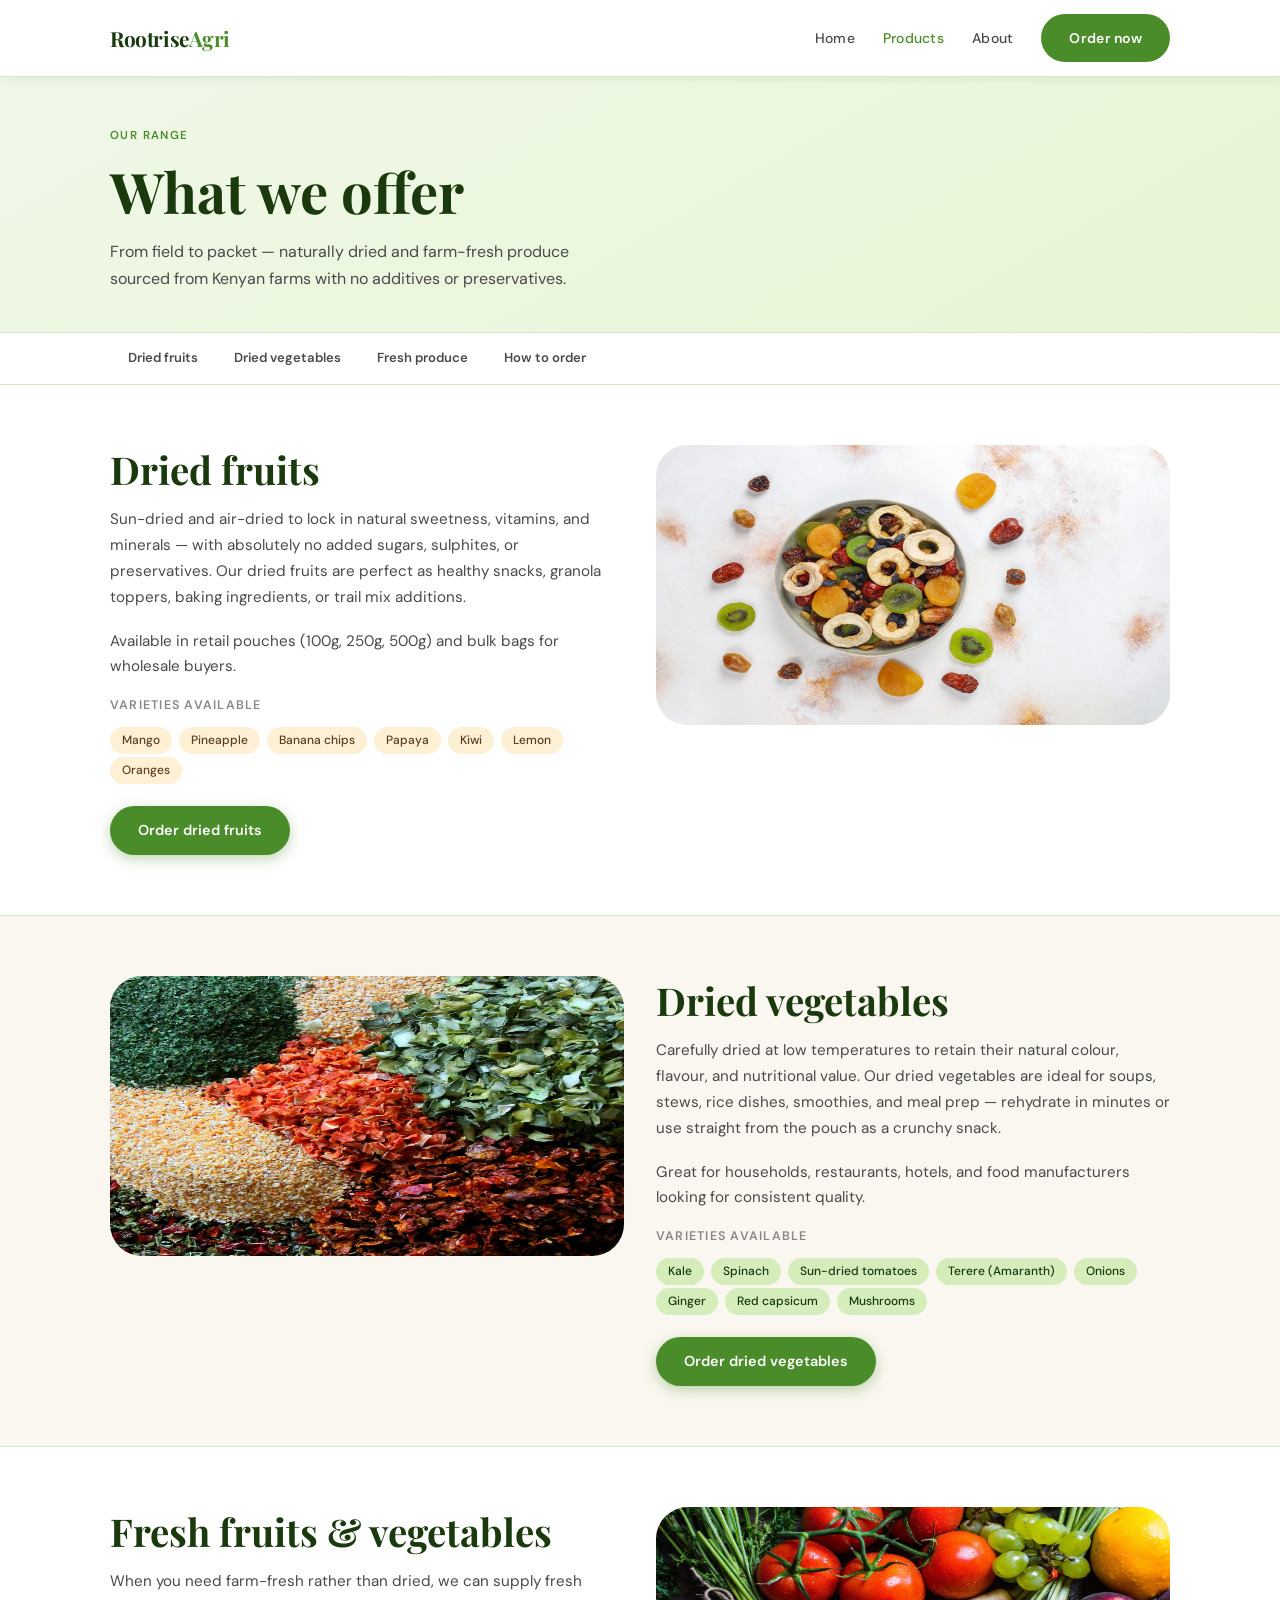
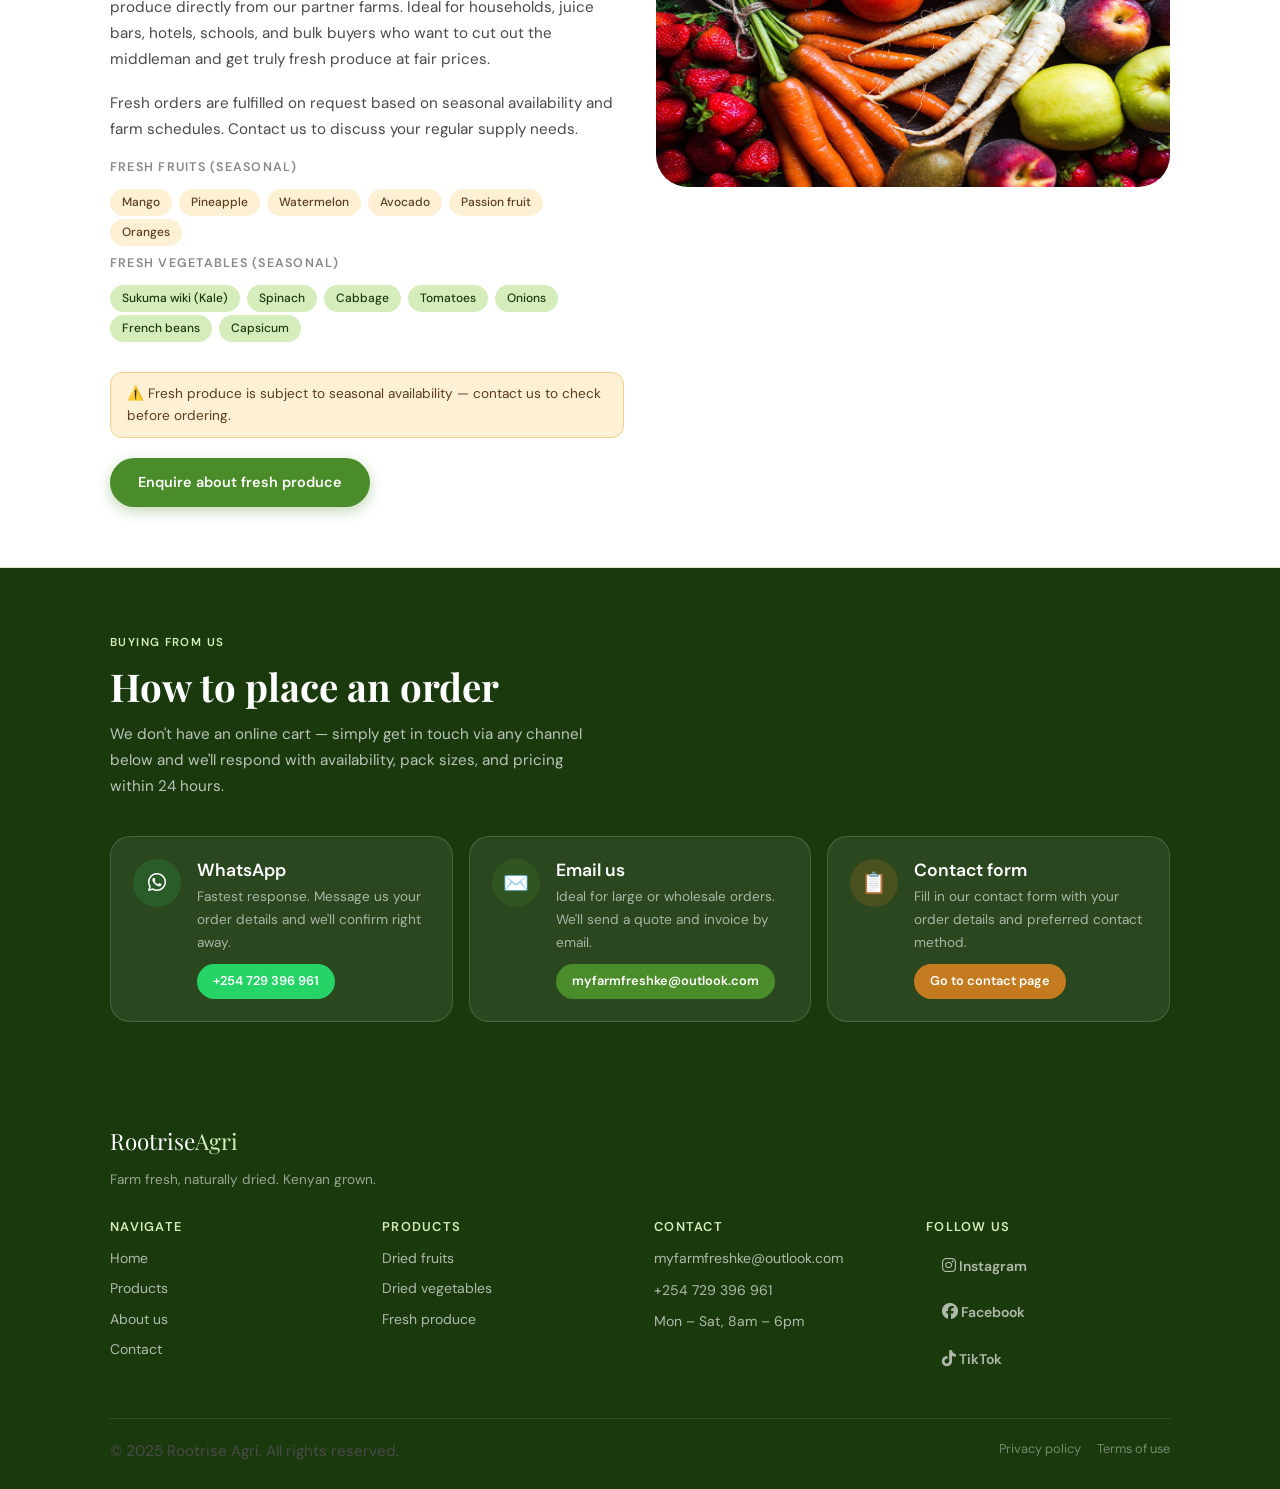
<file: products.html>
<!DOCTYPE html>
<html lang="en">
<head>
  <meta charset="UTF-8" />
  <meta name="viewport" content="width=device-width, initial-scale=1.0" />
  <meta name="description" content="MyFarmFresh products — dried fruits, dried vegetables, local Kenyan vegetables, fresh fruits and vegetables." />
  <title>Products — MyFarmFresh</title>
  <link rel="stylesheet" href="style.css" />
  <link
  rel="stylesheet"
  href="https://cdnjs.cloudflare.com/ajax/libs/font-awesome/6.5.0/css/all.min.css"
  />
  <style>
    /* ── Page hero ── */
    .page-hero {
      background: linear-gradient(150deg, var(--green-pale) 0%, #e6f5d4 100%);
      padding: 50px 0 40px;
      border-bottom: 1px solid var(--border);
    }

    .page-hero .section-label { display: block; }
    .page-hero h1 { margin-bottom: 12px; }
    .page-hero p  { max-width: 520px; font-size: 1rem; }

    /* ── Category anchor tabs ── */
    .cat-tabs {
      background: var(--white);
      border-bottom: 1px solid var(--border);
      position: sticky;
      top: 57px; /* below nav */
      z-index: 50;
      overflow-x: auto;
      -webkit-overflow-scrolling: touch;
    }

    .cat-tabs-inner {
      display: flex;
      gap: 0;
      max-width: var(--max-width);
      margin: 0 auto;
      padding: 0 20px;
    }

    .cat-tab {
      display: inline-block;
      padding: 14px 18px;
      font-size: 0.82rem;
      font-weight: 600;
      color: var(--text-mid);
      white-space: nowrap;
      border-bottom: 2px solid transparent;
      transition: all 0.2s;
    }

    .cat-tab:hover { color: var(--green-soft); }
    .cat-tab.active { color: var(--green-soft); border-bottom-color: var(--green-soft); }

    /* ── Category section layout ── */
    .cat-section {
      padding: 60px 0;
      border-bottom: 1px solid var(--border);
    }

    .cat-section:last-of-type { border-bottom: none; }

    .cat-section:nth-child(even) { background: var(--white); }

    .cat-layout {
      display: grid;
      grid-template-columns: 1fr;
      gap: 32px;
      align-items: start;
    }

    .cat-image-block {
      width: 100%;
      height: 220px;
      border-radius: var(--radius-xl);
      display: flex;
      align-items: center;
      justify-content: center;
      font-size: 0.85rem;
      font-weight: 500;
    }

    .cat-image-block.fruits { background: linear-gradient(135deg, var(--amber-light), #ffe5a0); color: var(--brown); }
    .cat-image-block.veg    { background: linear-gradient(135deg, var(--green-light), #c8e89a); color: var(--green-dark); }
    .cat-image-block.local  { background: linear-gradient(135deg, var(--teal-light), #b8eddf); color: var(--teal); }
    .cat-image-block.fresh  { background: linear-gradient(135deg, #f2fce8, var(--green-light)); color: var(--green-dark); }

    .cat-text-block h2 { margin-bottom: 14px; }
    .cat-text-block p  { margin-bottom: 18px; }

    .cat-varieties {
      margin-bottom: 22px;
    }

    .cat-varieties h4 {
      font-family: var(--font-body);
      font-size: 0.78rem;
      font-weight: 600;
      letter-spacing: 0.1em;
      text-transform: uppercase;
      color: var(--text-light);
      margin-bottom: 10px;
    }

    .highlight-box {
      background: var(--green-pale);
      border: 1px solid var(--border);
      border-left: 4px solid var(--teal);
      border-radius: 0 var(--radius-md) var(--radius-md) 0;
      padding: 14px 18px;
      margin-top: 16px;
      font-size: 0.875rem;
      color: var(--teal);
      font-weight: 500;
    }

    .available-note {
      display: inline-flex;
      align-items: center;
      gap: 6px;
      background: var(--amber-light);
      border: 1px solid #f0d08a;
      border-radius: var(--radius-md);
      padding: 10px 16px;
      font-size: 0.85rem;
      color: var(--brown);
      margin-top: 8px;
    }

    /* ── How to order section ── */
    .how-to-order {
      background: var(--green-dark);
      color: var(--white);
      padding: 60px 0;
    }

    .how-to-order .section-label { color: var(--green-light); }
    .how-to-order h2 { color: var(--white); margin-bottom: 12px; }
    .how-to-order > .container > p { color: rgba(255,255,255,0.7); margin-bottom: 36px; max-width: 500px; }

    .order-channels {
      display: grid;
      grid-template-columns: 1fr;
      gap: 16px;
    }

    .order-channel {
      background: rgba(255,255,255,0.07);
      border: 1px solid rgba(255,255,255,0.15);
      border-radius: var(--radius-lg);
      padding: 22px;
      display: flex;
      gap: 16px;
      align-items: flex-start;
      transition: background 0.2s;
    }

    .order-channel:hover { background: rgba(255,255,255,0.12); }

    .channel-icon {
      width: 48px; height: 48px;
      border-radius: 50%;
      display: flex;
      align-items: center;
      justify-content: center;
      font-size: 1.3rem;
      flex-shrink: 0;
    }

    .channel-icon.wa    { background: rgba(37,211,102,0.15); }
    .channel-icon.email { background: rgba(74,140,42,0.2); }
    .channel-icon.form  { background: rgba(196,122,30,0.2); }

    .channel-text h4 { color: var(--white); font-family: var(--font-body); font-weight: 600; margin-bottom: 4px; }
    .channel-text p  { color: rgba(255,255,255,0.6); font-size: 0.85rem; margin-bottom: 10px; }

    .channel-btn {
      display: inline-block;
      padding: 7px 16px;
      border-radius: 20px;
      font-size: 0.8rem;
      font-weight: 600;
      transition: all 0.2s;
    }

    .channel-btn.wa    { background: #25d366; color: var(--white); }
    .channel-btn.email { background: var(--green-soft); color: var(--white); }
    .channel-btn.form  { background: var(--amber); color: var(--white); }

    /* Responsive */
    @media (min-width: 768px) {
      .cat-layout { grid-template-columns: 1fr 1fr; }
      .cat-image-block { height: 280px; }
      .order-channels { grid-template-columns: repeat(3, 1fr); }

      /* Alternate image left/right */
      .cat-section:nth-child(even) .cat-layout { direction: rtl; }
      .cat-section:nth-child(even) .cat-layout > * { direction: ltr; }
    }
  </style>
</head>
<body>
  <!-- ═══ PAGE LOADER ═══ -->
  <div id="loader">
  <div class="loader-inner">
    <p class="loader-logo">Rootrise<span>Agri</span></p>
    <div class="loader-bar">
      <div class="loader-progress"></div>
    </div>
  </div>
</div>


  <!-- ═══ NAVIGATION ═══ -->
  <nav>
    <div class="nav-inner">
      <a href="index.html" class="nav-logo">Rootrise<span>Agri</span></a>
      <ul class="nav-links">
        <li><a href="index.html">Home</a></li>
        <li><a href="products.html" class="active">Products</a></li>
        <li><a href="about.html">About</a></li>
        <li><a href="contact.html" class="nav-cta btn">Order now</a></li>
      </ul>
      <button class="nav-hamburger" onclick="toggleMenu()" aria-label="Toggle menu">
        <span></span><span></span><span></span>
      </button>
    </div>
    <nav class="nav-mobile-menu" id="mobileMenu">
      <a href="index.html">Home</a>
      <a href="products.html" class="active">Products</a>
      <a href="about.html">About us</a>
      <a href="contact.html">Order / Contact</a>
    </nav>
  </nav>

  <!-- ═══ PAGE HERO ═══ -->
  <div class="page-hero">
    <div class="container">
      <span class="section-label">Our range</span>
      <h1>What we offer</h1>
      <p>From field to packet — naturally dried and farm-fresh produce sourced from Kenyan farms with no additives or preservatives.</p>
    </div>
  </div>

  <!-- ═══ CATEGORY ANCHOR TABS ═══ -->
  <div class="cat-tabs">
    <div class="cat-tabs-inner">
      <a href="#dried-fruits" class="cat-tab active">Dried fruits</a>
      <a href="#dried-veg"    class="cat-tab">Dried vegetables</a>
      <a href="#fresh"        class="cat-tab">Fresh produce</a>
      <a href="#how-to-order" class="cat-tab">How to order</a>
    </div>
  </div>

  <!-- ═══ CATEGORY 1 — DRIED FRUITS ═══ -->
  <section class="cat-section" id="dried-fruits">
    <div class="container">
      <div class="cat-layout">
        <div class="cat-image-block fruits">
          <img class="cat-image-block fruits" src="images/driedfruits.webp" alt="Dried fruits"> 
          
        </div>
        <div class="cat-text-block fade-up">
          <h2>Dried fruits</h2>
          <p>Sun-dried and air-dried to lock in natural sweetness, vitamins, and minerals — with absolutely no added sugars, sulphites, or preservatives. Our dried fruits are perfect as healthy snacks, granola toppers, baking ingredients, or trail mix additions.</p>
          <p>Available in retail pouches (100g, 250g, 500g) and bulk bags for wholesale buyers.</p>

          <div class="cat-varieties">
            <h4>Varieties available</h4>
            <span class="tag tag-amber">Mango</span>
            <span class="tag tag-amber">Pineapple</span>
            <span class="tag tag-amber">Banana chips</span>
            <span class="tag tag-amber">Papaya</span>
            <span class="tag tag-amber">Kiwi</span>
            <span class="tag tag-amber">Lemon</span>
            <span class="tag tag-amber">Oranges</span>
          </div>

          <a href="contact.html" class="btn btn-primary">Order dried fruits</a>
        </div>
      </div>
    </div>
  </section>

  <!-- ═══ CATEGORY 2 — DRIED VEGETABLES ═══ -->
  <section class="cat-section" id="dried-veg">
    <div class="container">
      <div class="cat-layout">
        <div class="cat-image-block veg">
          <img class="cat-image-block fruits" src="images/dried-vegetables.webp" alt="Dried vegetables">
        </div>
        <div class="cat-text-block fade-up">
          <h2>Dried vegetables</h2>
          <p>Carefully dried at low temperatures to retain their natural colour, flavour, and nutritional value. Our dried vegetables are ideal for soups, stews, rice dishes, smoothies, and meal prep — rehydrate in minutes or use straight from the pouch as a crunchy snack.</p>
          <p>Great for households, restaurants, hotels, and food manufacturers looking for consistent quality.</p>

          <div class="cat-varieties">
            <h4>Varieties available</h4>
            <span class="tag tag-green">Kale</span>
            <span class="tag tag-green">Spinach</span>
            <span class="tag tag-green">Sun-dried tomatoes</span>
            <span class="tag tag-green">Terere (Amaranth)</span>
            <span class="tag tag-green">Onions</span>
            <span class="tag tag-green">Ginger</span>
            <span class="tag tag-green">Red capsicum</span>
            <span class="tag tag-green">Mushrooms</span>
          </div>

          <a href="contact.html" class="btn btn-primary">Order dried vegetables</a>
        </div>
      </div>
    </div>
  </section>

  
  <!-- ═══ CATEGORY 3 — FRESH PRODUCE ═══ -->
  <section class="cat-section" id="fresh">
    <div class="container">
      <div class="cat-layout">
        <div class="cat-image-block fresh">
          <img class="cat-image-block fruits" src="images/fresh-amp-colorful-fruits-and-vegetables.webp" alt="Fresh produce">
          
        </div>
        <div class="cat-text-block fade-up">
          <h2>Fresh fruits &amp; vegetables</h2>
          <p>When you need farm-fresh rather than dried, we can supply fresh produce directly from our partner farms. Ideal for households, juice bars, hotels, schools, and bulk buyers who want to cut out the middleman and get truly fresh produce at fair prices.</p>
          <p>Fresh orders are fulfilled on request based on seasonal availability and farm schedules. Contact us to discuss your regular supply needs.</p>

          <div class="cat-varieties" style="margin-bottom:10px;">
            <h4>Fresh fruits (seasonal)</h4>
            <span class="tag tag-amber">Mango</span>
            <span class="tag tag-amber">Pineapple</span>
            <span class="tag tag-amber">Watermelon</span>
            <span class="tag tag-amber">Avocado</span>
            <span class="tag tag-amber">Passion fruit</span>
            <span class="tag tag-amber">Oranges</span>
          </div>

          <div class="cat-varieties">
            <h4>Fresh vegetables (seasonal)</h4>
            <span class="tag tag-green">Sukuma wiki (Kale)</span>
            <span class="tag tag-green">Spinach</span>
            <span class="tag tag-green">Cabbage</span>
            <span class="tag tag-green">Tomatoes</span>
            <span class="tag tag-green">Onions</span>
            <span class="tag tag-green">French beans</span>
            <span class="tag tag-green">Capsicum</span>
          </div>

          <div class="available-note">
            ⚠️ Fresh produce is subject to seasonal availability — contact us to check before ordering.
          </div>

          <a href="contact.html" class="btn btn-primary" style="margin-top:20px; display:inline-block;">Enquire about fresh produce</a>
        </div>
      </div>
    </div>
  </section>

  <!-- ═══ HOW TO ORDER ═══ -->
  <section class="how-to-order" id="how-to-order">
    <div class="container">
      <span class="section-label">Buying from us</span>
      <h2>How to place an order</h2>
      <p>We don't have an online cart — simply get in touch via any channel below and we'll respond with availability, pack sizes, and pricing within 24 hours.</p>

      <div class="order-channels">
        <div class="order-channel">
          <div class="channel-icon wa"><i class="fa-brands fa-whatsapp"></i></div>
          <div class="channel-text">
            <h4>WhatsApp</h4>
            <p>Fastest response. Message us your order details and we'll confirm right away.</p>
            <a href="https://wa.me/254729396961"  target="_blank" rel="noopener noreferrer" class="channel-btn wa">+254 729 396 961 </a>
          </div>
        </div>

        <div class="order-channel">
          <div class="channel-icon email">✉️</div>
          <div class="channel-text">
            <h4>Email us</h4>
            <p>Ideal for large or wholesale orders. We'll send a quote and invoice by email.</p>
            <a href="mailto:myfarmfreshke@outlook.com"  target="_blank" rel="noopener noreferrer" class="channel-btn email">myfarmfreshke@outlook.com</a>
          </div>
        </div>

        <div class="order-channel">
          <div class="channel-icon form">📋</div>
          <div class="channel-text">
            <h4>Contact form</h4>
            <p>Fill in our contact form with your order details and preferred contact method.</p>
            <a href="contact.html" class="channel-btn form">Go to contact page</a>
          </div>
        </div>
      </div>
    </div>
  </section>

  <!-- ═══ FOOTER ═══ -->
  <footer>
    <div class="footer-inner">
      <p class="footer-logo">Rootrise<span>Agri</span></p>
      <p class="footer-tagline">Farm fresh, naturally dried. Kenyan grown.</p>

      <div class="footer-cols">
        <div class="footer-col">
          <h4>Navigate</h4>
          <a href="index.html">Home</a>
          <a href="products.html">Products</a>
          <a href="about.html">About us</a>
          <a href="contact.html">Contact</a>
        </div>
        <div class="footer-col">
          <h4>Products</h4>
          <a href="#dried-fruits">Dried fruits</a>
          <a href="#dried-veg">Dried vegetables</a>
          <a href="#fresh">Fresh produce</a>
        </div>
        <div class="footer-col">
          <h4>Contact</h4>
          <p>myfarmfreshke@outlook.com</p>
          <p>+254 729 396 961</p>
          <p>Mon – Sat, 8am – 6pm</p>
        </div>
        <div class="footer-col">
          <h4>Follow us</h4>
          <a href="https://www.instagram.com/myfarmfreshke?igsh=YzljYTk1ODg3Zg==" target="_blank" rel="noopener noreferrer" class="social-link"> <i class="fa-brands fa-instagram"></i> Instagram</a>
          <a href="https://www.facebook.com/61578366521483/" target="_blank" rel="noopener noreferrer" class="social-link"> <i class="fa-brands fa-facebook"></i> Facebook</a>
          <a href="https://vm.tiktok.com/ZS9NCDxeuoEQo-CWYLX/" target="_blank" rel="noopener noreferrer" class="social-link"> <i class="fa-brands fa-tiktok"></i> TikTok</a>
        </div>
      </div>

      <div class="footer-bottom">
        <p>© 2025 Rootrise Agri. All rights reserved.</p>
        <div class="footer-bottom-links">
          <a href="#">Privacy policy</a>
          <a href="#">Terms of use</a>
        </div>
      </div>
    </div>
  </footer>

  <script>
    function toggleMenu() {
      document.getElementById('mobileMenu').classList.toggle('open');
    }

    // Highlight active category tab on scroll
    const tabs = document.querySelectorAll('.cat-tab');
    const sections = ['dried-fruits','dried-veg','local-veg','fresh','how-to-order'];

    window.addEventListener('scroll', () => {
      let current = '';
      sections.forEach(id => {
        const el = document.getElementById(id);
        if (el && window.scrollY >= el.offsetTop - 130) current = id;
      });
      tabs.forEach(tab => {
        tab.classList.remove('active');
        if (tab.getAttribute('href') === '#' + current) tab.classList.add('active');
      });
    });
  </script>
<!-- ═══ LOADER JS ═══ --> 
<script>
  window.addEventListener('load', function () {
    var loader = document.getElementById('loader');
    loader.classList.add('hidden');
    setTimeout(function () { loader.remove(); }, 450);
  });
</script>
</body>
</html>
</file>
<file: style.css>
/* =============================================
   MYFARMFRESH — Shared Stylesheet
   Mobile-first design
   ============================================= */

@import url('https://fonts.googleapis.com/css2?family=Playfair+Display:wght@400;700&family=DM+Sans:wght@300;400;500;600&display=swap');

/* ─── CSS Variables ─── */
:root {
  --green-dark:   #1a3a0e;
  --green-mid:    #2f6b1a;
  --green-soft:   #4a8c2a;
  --green-light:  #d4edba;
  --green-pale:   #f0f8e8;
  --amber:        #c47a1e;
  --amber-light:  #fdf0d5;
  --teal:         #1a6b55;
  --teal-light:   #e0f5ee;
  --cream:        #faf7f0;
  --brown:        #5c3d1e;
  --text-dark:    #1a1a1a;
  --text-mid:     #4a4a4a;
  --text-light:   #888;
  --border:       #d8e8c8;
  --white:        #ffffff;

  --font-display: 'Playfair Display', Georgia, serif;
  --font-body:    'DM Sans', sans-serif;

  --radius-sm:    6px;
  --radius-md:    12px;
  --radius-lg:    20px;
  --radius-xl:    32px;

  --shadow-sm:    0 2px 8px rgba(30,60,10,0.08);
  --shadow-md:    0 4px 20px rgba(30,60,10,0.12);
  --shadow-lg:    0 8px 40px rgba(30,60,10,0.16);

  --max-width:    1100px;
  --section-gap: 60px;
}

/* ─── Reset & Base ─── */
*, *::before, *::after { box-sizing: border-box; margin: 0; padding: 0; }

html { scroll-behavior: smooth; font-size: 16px; }

body {
  font-family: var(--font-body);
  background: var(--cream);
  color: var(--text-dark);
  line-height: 1.6;
  overflow-x: hidden;
}

img { max-width: 100%; height: 100%; }
a { color: inherit; text-decoration: none; }
ul { list-style: none; }

/* ─── Typography ─── */
h1, h2, h3, h4 {
  font-family: var(--font-display);
  line-height: 1.25;
  color: var(--green-dark);
}

h1 { font-size: clamp(2rem, 8vw, 3.5rem); }
h2 { font-size: clamp(1.5rem, 5vw, 2.4rem); }
h3 { font-size: clamp(1.1rem, 3.5vw, 1.5rem); }
h4 { font-size: 1.1rem; }

p { color: var(--text-mid); font-size: 0.95rem; line-height: 1.7; }

/* ─── Layout Helpers ─── */
.container {
  width: 100%;
  max-width: var(--max-width);
  margin: 0 auto;
  padding: 0 20px;
}

section { padding: var(--section-gap) 0; }

/* ─── NAV ─── */
nav {
  position: sticky;
  top: 0;
  z-index: 100;
  background: var(--white);
  border-bottom: 1px solid var(--border);
  box-shadow: var(--shadow-sm);
}

.nav-inner {
  display: flex;
  align-items: center;
  justify-content: space-between;
  padding: 14px 20px;
  max-width: var(--max-width);
  margin: 0 auto;
}

.nav-logo {
  font-family: var(--font-display);
  font-size: 1.3rem;
  color: var(--green-dark);
  font-weight: 700;
  letter-spacing: -0.02em;
}

.nav-logo span { color: var(--green-soft); }

.nav-links {
  display: none;
  gap: 28px;
}

.nav-links a {
  font-size: 0.875rem;
  font-weight: 500;
  color: var(--text-mid);
  letter-spacing: 0.02em;
  transition: color 0.2s;
}

.nav-links a:hover,
.nav-links a.active { color: var(--green-soft); }

.nav-cta {
  display: none;
  background: var(--green-soft);
  color: var(--white) !important;
  padding: 8px 18px;
  border-radius: var(--radius-xl);
  font-weight: 600 !important;
}

.nav-hamburger {
  display: flex;
  flex-direction: column;
  gap: 5px;
  cursor: pointer;
  padding: 4px;
  background: none;
  border: none;
}

.nav-hamburger span {
  display: block;
  width: 24px;
  height: 2px;
  background: var(--green-dark);
  border-radius: 2px;
  transition: 0.3s;
}

/* mobile menu open */
.nav-mobile-menu {
  display: none;
  flex-direction: column;
  gap: 0;
  border-top: 1px solid var(--border);
  background: var(--white);
}

.nav-mobile-menu.open { display: flex; }

.nav-mobile-menu a {
  padding: 14px 20px;
  font-size: 0.95rem;
  font-weight: 500;
  color: var(--text-mid);
  border-bottom: 1px solid var(--border);
  transition: background 0.2s;
}

.nav-mobile-menu a:hover { background: var(--green-pale); color: var(--green-soft); }
.nav-mobile-menu a.active { color: var(--green-soft); background: var(--green-pale); }

/* ─── Buttons ─── */
.btn {
  display: inline-block;
  padding: 13px 28px;
  border-radius: var(--radius-xl);
  font-family: var(--font-body);
  font-size: 0.9rem;
  font-weight: 600;
  cursor: pointer;
  transition: all 0.2s ease;
  border: none;
  text-align: center;
}

.btn-primary {
  background: var(--green-soft);
  color: var(--white);
  box-shadow: 0 4px 14px rgba(74,140,42,0.35);
}

.btn-primary:hover {
  background: var(--green-mid);
  transform: translateY(-1px);
  box-shadow: 0 6px 20px rgba(74,140,42,0.4);
}

.btn-outline {
  background: transparent;
  color: var(--green-soft);
  border: 2px solid var(--green-soft);
}

.btn-outline:hover {
  background: var(--green-pale);
}

.btn-amber {
  background: var(--amber);
  color: var(--white);
  box-shadow: 0 4px 14px rgba(196,122,30,0.3);
}

.btn-amber:hover {
  background: #a86518;
  transform: translateY(-1px);
}

/* ─── Tags / Badges ─── */
.tag {
  display: inline-block;
  font-size: 0.75rem;
  font-weight: 500;
  padding: 4px 12px;
  border-radius: 20px;
  margin: 3px 3px 0 0;
}

.tag-green  { background: var(--green-light);  color: var(--green-dark); }
.tag-amber  { background: var(--amber-light);  color: var(--brown); }
.tag-teal   { background: var(--teal-light);   color: var(--teal); }
.tag-white  { background: var(--white);   color: var(--green-dark); }
.tag-cream  { background: var(--cream);   color: var(--brown); }
.tag-greenpale  { background: var(--green-soft);   color: var(--white); }
.tag-brown  { background: var(--amber);   color: var(--white); }

/* ─── Section Headings ─── */
.section-label {
  display: inline-block;
  font-size: 0.72rem;
  font-weight: 600;
  letter-spacing: 0.12em;
  text-transform: uppercase;
  color: var(--green-soft);
  margin-bottom: 10px;
}

.section-title {
  margin-bottom: 12px;
}

.section-subtitle {
  font-size: 1rem;
  color: var(--text-mid);
  max-width: 540px;
  margin-bottom: 36px;
}

/* ─── Cards ─── */
.card {
  background: var(--white);
  border: 1px solid var(--border);
  border-radius: var(--radius-lg);
  padding: 24px;
  box-shadow: var(--shadow-sm);
  transition: box-shadow 0.2s, transform 0.2s;
}

.card:hover {
  box-shadow: var(--shadow-md);
  transform: translateY(-2px);
}

/* ─── Image Placeholder ─── */
.img-placeholder {
  width: 100%;
  background: var(--green-light);
  border-radius: var(--radius-md);
  display: flex;
  align-items: center;
  justify-content: center;
  color: var(--green-soft);
  font-size: 0.8rem;
  font-weight: 500;
  letter-spacing: 0.04em;
}

/* ─── Divider ─── */
.divider {
  height: 1px;
  background: var(--border);
  margin: 40px 0;
}

/* ─── Footer ─── */
footer {
  background: var(--green-dark);
  color: rgba(255,255,255,0.75);
  padding: 40px 0 24px;
}

.footer-inner {
  max-width: var(--max-width);
  margin: 0 auto;
  padding: 0 20px;
}

.footer-logo {
  font-family: var(--font-display);
  font-size: 1.4rem;
  color: var(--white);
  margin-bottom: 8px;
}

.footer-logo span { color: var(--green-light); }

.footer-tagline {
  font-size: 0.85rem;
  color: rgba(255,255,255,0.55);
  margin-bottom: 28px;
}

.footer-cols {
  display: grid;
  grid-template-columns: 1fr;
  gap: 28px;
  margin-bottom: 32px;
}

.footer-col h4 {
  font-family: var(--font-body);
  font-size: 0.8rem;
  font-weight: 600;
  letter-spacing: 0.1em;
  text-transform: uppercase;
  color: var(--green-light);
  margin-bottom: 12px;
}

.footer-col a,
.footer-col p {
  display: block;
  font-size: 0.875rem;
  color: rgba(255,255,255,0.65);
  margin-bottom: 8px;
  transition: color 0.2s;
}

.footer-col a:hover { color: var(--white); }

.footer-bottom {
  border-top: 1px solid rgba(255,255,255,0.1);
  padding-top: 20px;
  display: flex;
  flex-direction: column;
  gap: 10px;
  font-size: 0.8rem;
  color: rgba(255,255,255,0.4);
}

.footer-bottom-links { display: flex; gap: 16px; }
.footer-bottom-links a { color: rgba(255,255,255,0.4); transition: color 0.2s; }
.footer-bottom-links a:hover { color: var(--white); }

/* Loader Page*/
#loader {
    position: fixed;
    inset: 0;
    background: #f0f8e8;
    z-index: 9999;
    display: flex;
    align-items: center;
    justify-content: center;
    transition: opacity 0.4s ease;
  }

  #loader.hidden {
    opacity: 0;
    pointer-events: none;
  }

  .loader-inner {
    text-align: center;
  }

  .loader-logo {
    font-family: 'Playfair Display', Georgia, serif;
    font-size: 1.8rem;
    color: #1a3a0e;
    margin-bottom: 22px;
    letter-spacing: -0.02em;
  }

  .loader-logo span {
    color: #4a8c2a;
  }

  .loader-bar {
    width: 160px;
    height: 3px;
    background: #d4edba;
    border-radius: 10px;
    margin: 0 auto;
    overflow: hidden;
  }

  .loader-progress {
    height: 100%;
    width: 0%;
    background: #4a8c2a;
    border-radius: 10px;
    animation: loadBar 1.2s ease forwards;
  }

  @keyframes loadBar {
    to { width: 100%; }
  }
 /* ─── .social-link ─── */
.social-link {
    display: inline-flex;
    align-items: center;
    gap: 8px;
    padding: 8px 16px;
    border-radius: 20px;
    font-size: 0.85rem;
    font-weight: 600;
    text-decoration: none;
    transition: opacity 0.2s, transform 0.2s;
  }

  .social-link:hover {
    opacity: 0.85;
    transform: translateY(-1px);
  }

  .social-link .fa-brands {
    font-size: 1rem;
  }

  .social-link.instagram {
    background: #fce4d8;
    color: #c0392b;
  }

  .social-link.facebook {
    background: #dde9f7;
    color: #1a5eb8;
  }

  .social-link.tiktok {
    background: #e8f5e9;
    color: #1a1a1a;
  }

  .social-link.whatsapp {
    background: #e4f7e1;
    color: #128c3e;
  }



/* ─── Responsive: Tablet+ ─── */
@media (min-width: 640px) {
  .footer-cols { grid-template-columns: repeat(2, 1fr); }
}

@media (min-width: 768px) {
  .nav-hamburger { display: none; }
  .nav-links { display: flex; align-items: center; }
  .nav-cta { display: inline-block; }
  .footer-cols { grid-template-columns: repeat(3, 1fr); }
  .footer-bottom { flex-direction: row; justify-content: space-between; }
}

@media (min-width: 1024px) {
  .footer-cols { grid-template-columns: repeat(4, 1fr); }
}

/* ─── Animations ─── */
@keyframes fadeUp {
  from { opacity: 0; transform: translateY(20px); }
  to   { opacity: 1; transform: translateY(0); }
}

.fade-up { animation: fadeUp 0.6s ease both; }
.fade-up-delay-1 { animation-delay: 0.1s; }
.fade-up-delay-2 { animation-delay: 0.2s; }
.fade-up-delay-3 { animation-delay: 0.3s; }
</file>
